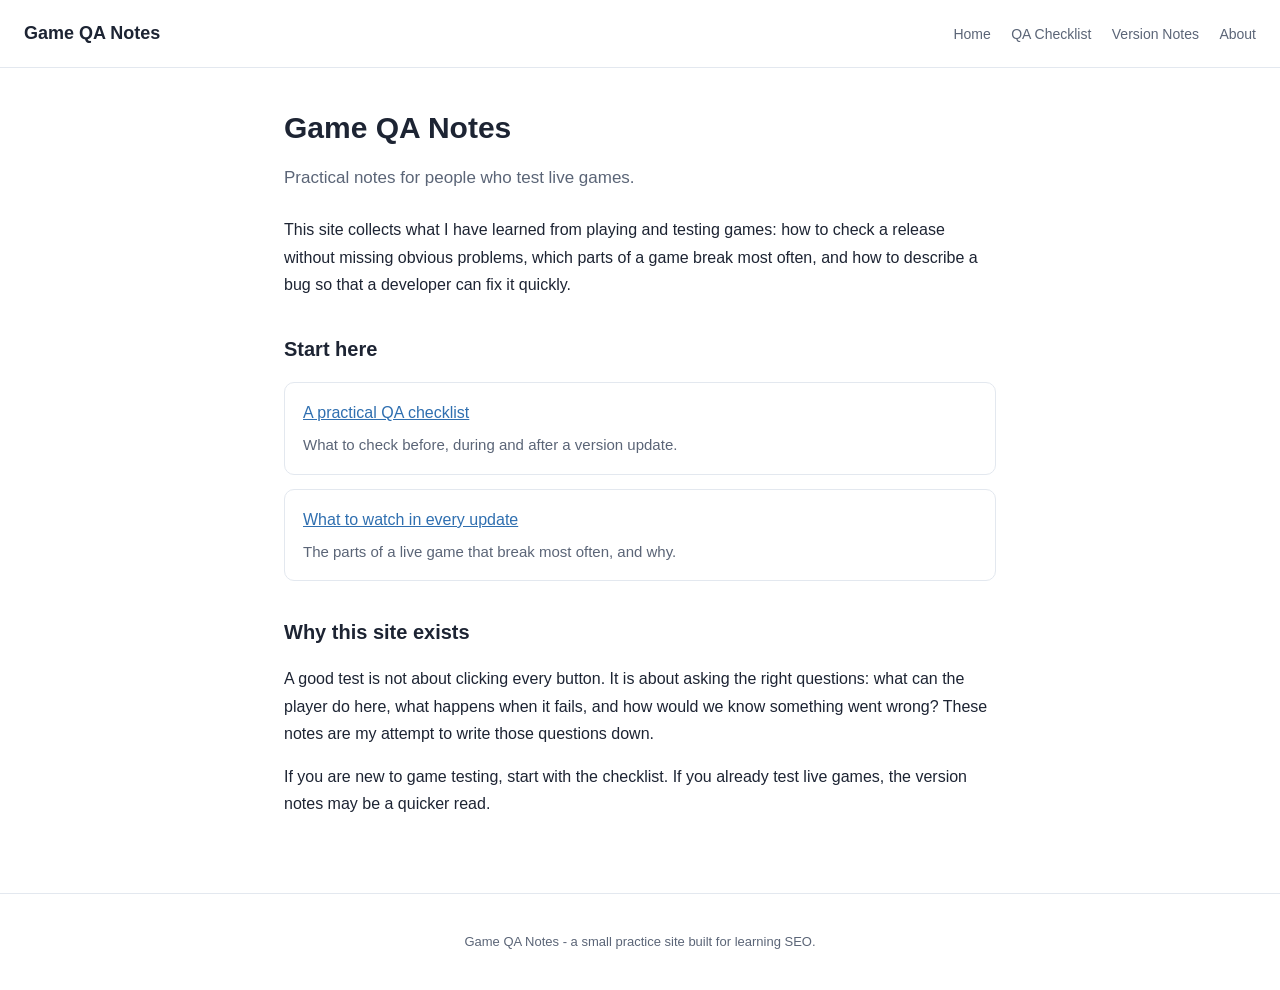
<file: index.html>
<!DOCTYPE html>
<html lang="en">
<head>
<meta charset="utf-8">
<meta name="viewport" content="width=device-width, initial-scale=1">
<title>Game QA Notes - Practical Testing for Live Games</title>
<meta name="description" content="Short, practical notes on testing live games: release checklists, version updates, and how to report bugs clearly.">
<link rel="stylesheet" href="style.css">
</head>
<body>
<header class="site-header">
  <a class="logo" href="index.html">Game QA Notes</a>
  <nav>
    <a href="index.html">Home</a>
    <a href="testing-checklist.html">QA Checklist</a>
    <a href="version-notes.html">Version Notes</a>
    <a href="about.html">About</a>
  </nav>
</header>

<main>
  <h1>Game QA Notes</h1>
  <p class="lead">Practical notes for people who test live games.</p>

  <p>This site collects what I have learned from playing and testing games: how to
  check a release without missing obvious problems, which parts of a game break
  most often, and how to describe a bug so that a developer can fix it quickly.</p>

  <h2>Start here</h2>
  <ul class="cards">
    <li>
      <a href="testing-checklist.html">A practical QA checklist</a>
      <p>What to check before, during and after a version update.</p>
    </li>
    <li>
      <a href="version-notes.html">What to watch in every update</a>
      <p>The parts of a live game that break most often, and why.</p>
    </li>
  </ul>

  <h2>Why this site exists</h2>
  <p>A good test is not about clicking every button. It is about asking the right
  questions: what can the player do here, what happens when it fails, and how
  would we know something went wrong? These notes are my attempt to write those
  questions down.</p>

  <p>If you are new to game testing, start with the checklist. If you already test
  live games, the version notes may be a quicker read.</p>
</main>

<footer class="site-footer">
  <p>Game QA Notes - a small practice site built for learning SEO.</p>
</footer>
</body>
</html>
</file>
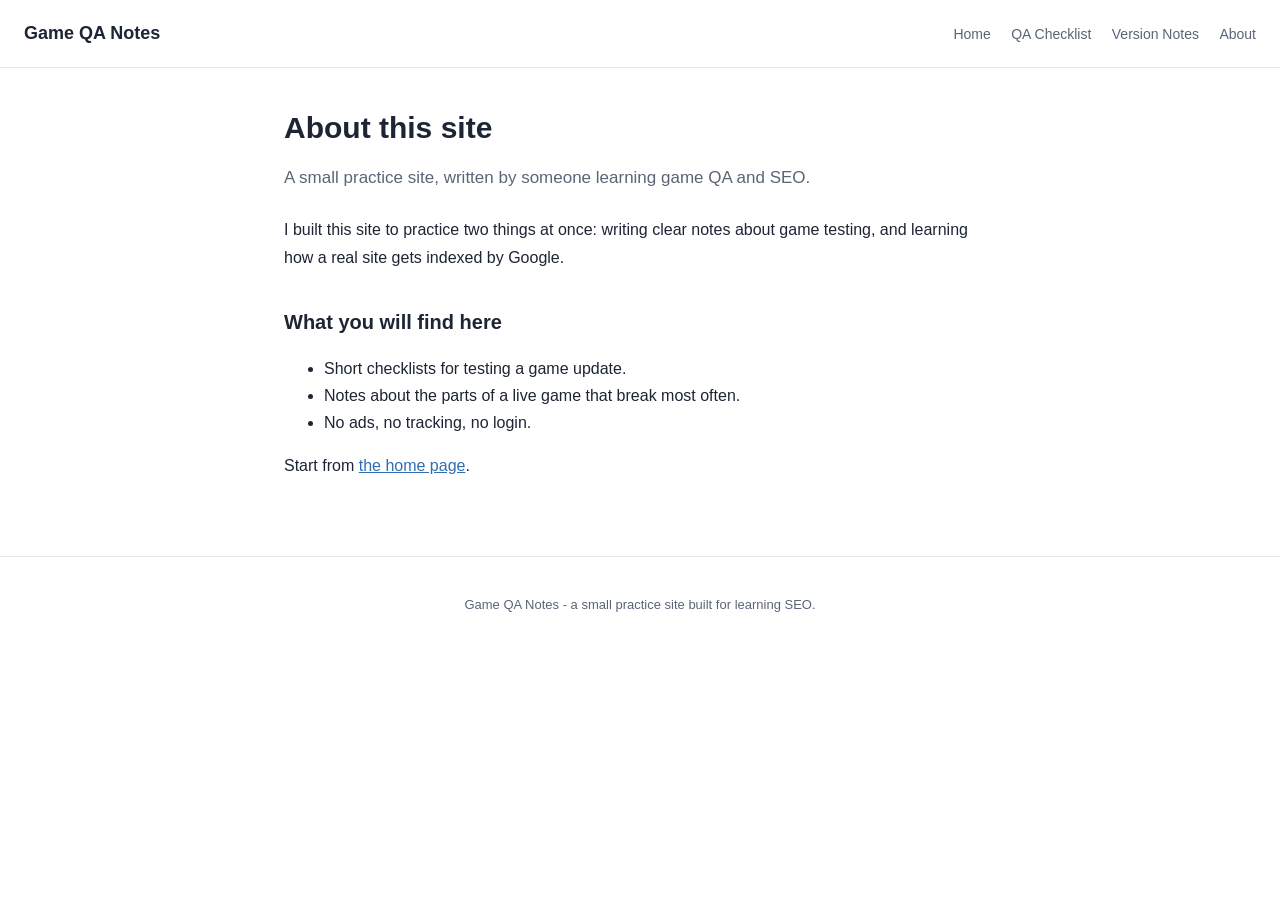
<file: about.html>
<!DOCTYPE html>
<html lang="en">
<head>
<meta charset="utf-8">
<meta name="viewport" content="width=device-width, initial-scale=1">
<title>About Game QA Notes</title>
<meta name="description" content="About this small site: who writes it, what it covers, and why it exists.">
<link rel="stylesheet" href="style.css">
</head>
<body>
<header class="site-header">
  <a class="logo" href="index.html">Game QA Notes</a>
  <nav>
    <a href="index.html">Home</a>
    <a href="testing-checklist.html">QA Checklist</a>
    <a href="version-notes.html">Version Notes</a>
    <a href="about.html">About</a>
  </nav>
</header>

<main>
  <h1>About this site</h1>
  <p class="lead">A small practice site, written by someone learning game QA and SEO.</p>

  <p>I built this site to practice two things at once: writing clear notes about
  game testing, and learning how a real site gets indexed by Google.</p>

  <h2>What you will find here</h2>
  <ul>
    <li>Short checklists for testing a game update.</li>
    <li>Notes about the parts of a live game that break most often.</li>
    <li>No ads, no tracking, no login.</li>
  </ul>

  <p>Start from <a href="index.html">the home page</a>.</p>
</main>

<footer class="site-footer">
  <p>Game QA Notes - a small practice site built for learning SEO.</p>
</footer>
</body>
</html>
</file>
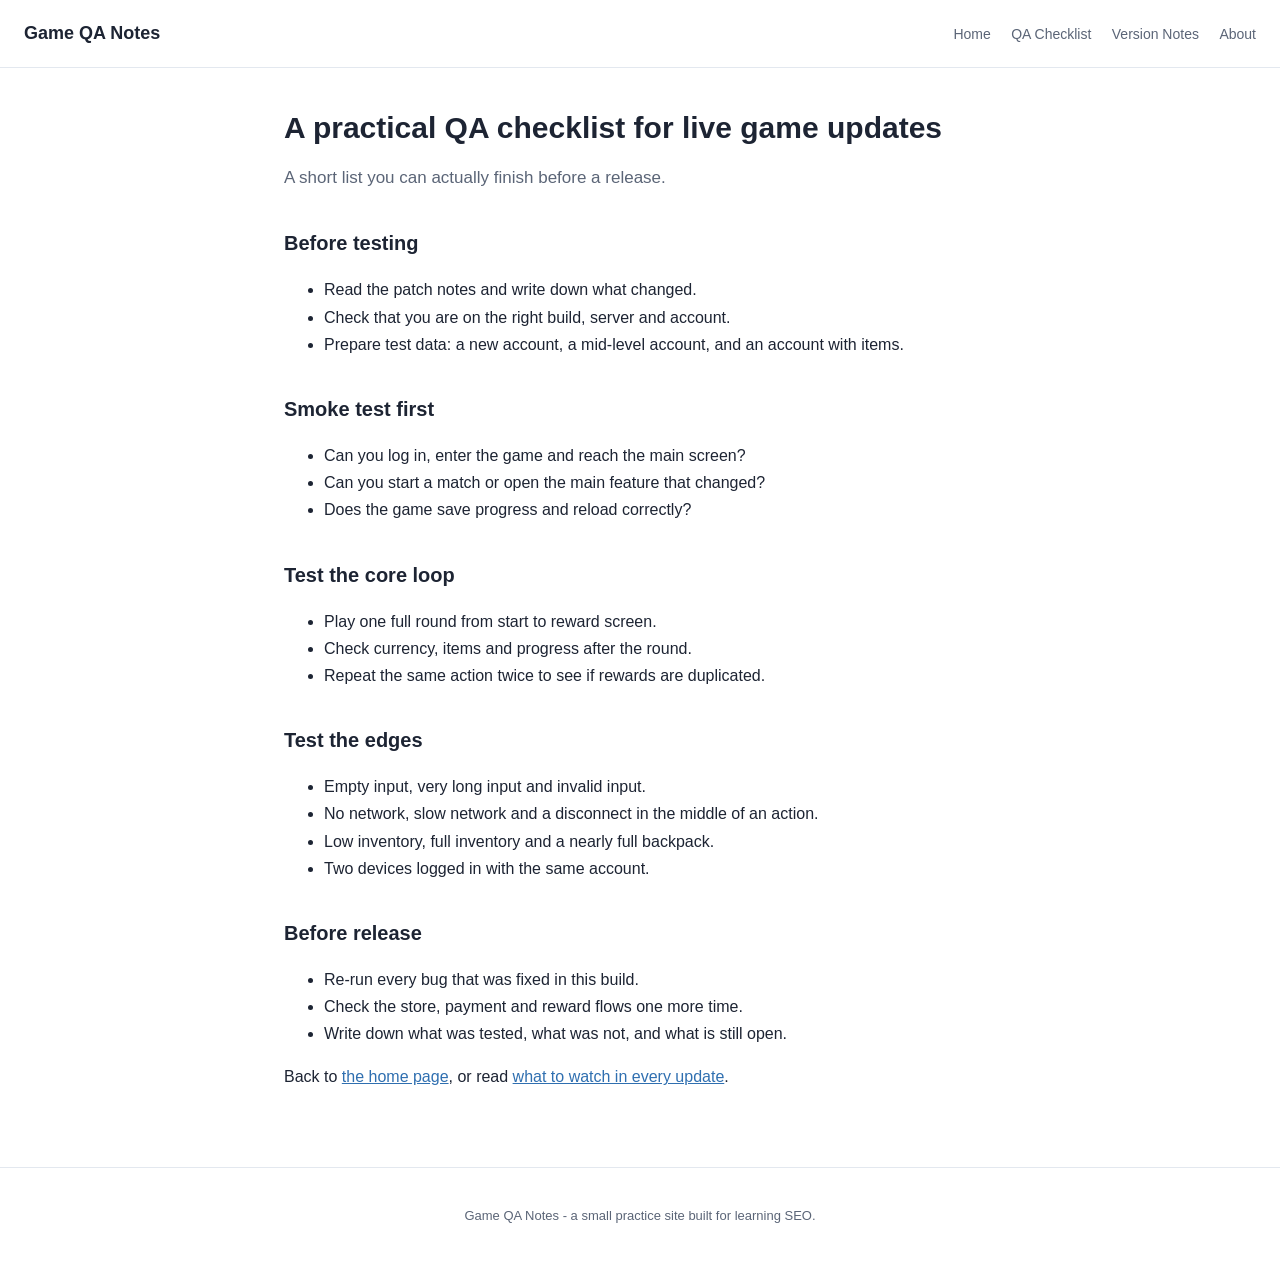
<file: testing-checklist.html>
<!DOCTYPE html>
<html lang="en">
<head>
<meta charset="utf-8">
<meta name="viewport" content="width=device-width, initial-scale=1">
<title>A Practical QA Checklist for Live Game Updates</title>
<meta name="description" content="A short checklist for testing a live game update: smoke tests, core loops, edges, and the final pass before release.">
<link rel="stylesheet" href="style.css">
</head>
<body>
<header class="site-header">
  <a class="logo" href="index.html">Game QA Notes</a>
  <nav>
    <a href="index.html">Home</a>
    <a href="testing-checklist.html">QA Checklist</a>
    <a href="version-notes.html">Version Notes</a>
    <a href="about.html">About</a>
  </nav>
</header>

<main>
  <h1>A practical QA checklist for live game updates</h1>
  <p class="lead">A short list you can actually finish before a release.</p>

  <h2>Before testing</h2>
  <ul>
    <li>Read the patch notes and write down what changed.</li>
    <li>Check that you are on the right build, server and account.</li>
    <li>Prepare test data: a new account, a mid-level account, and an account with items.</li>
  </ul>

  <h2>Smoke test first</h2>
  <ul>
    <li>Can you log in, enter the game and reach the main screen?</li>
    <li>Can you start a match or open the main feature that changed?</li>
    <li>Does the game save progress and reload correctly?</li>
  </ul>

  <h2>Test the core loop</h2>
  <ul>
    <li>Play one full round from start to reward screen.</li>
    <li>Check currency, items and progress after the round.</li>
    <li>Repeat the same action twice to see if rewards are duplicated.</li>
  </ul>

  <h2>Test the edges</h2>
  <ul>
    <li>Empty input, very long input and invalid input.</li>
    <li>No network, slow network and a disconnect in the middle of an action.</li>
    <li>Low inventory, full inventory and a nearly full backpack.</li>
    <li>Two devices logged in with the same account.</li>
  </ul>

  <h2>Before release</h2>
  <ul>
    <li>Re-run every bug that was fixed in this build.</li>
    <li>Check the store, payment and reward flows one more time.</li>
    <li>Write down what was tested, what was not, and what is still open.</li>
  </ul>

  <p>Back to <a href="index.html">the home page</a>, or read
  <a href="version-notes.html">what to watch in every update</a>.</p>
</main>

<footer class="site-footer">
  <p>Game QA Notes - a small practice site built for learning SEO.</p>
</footer>
</body>
</html>
</file>
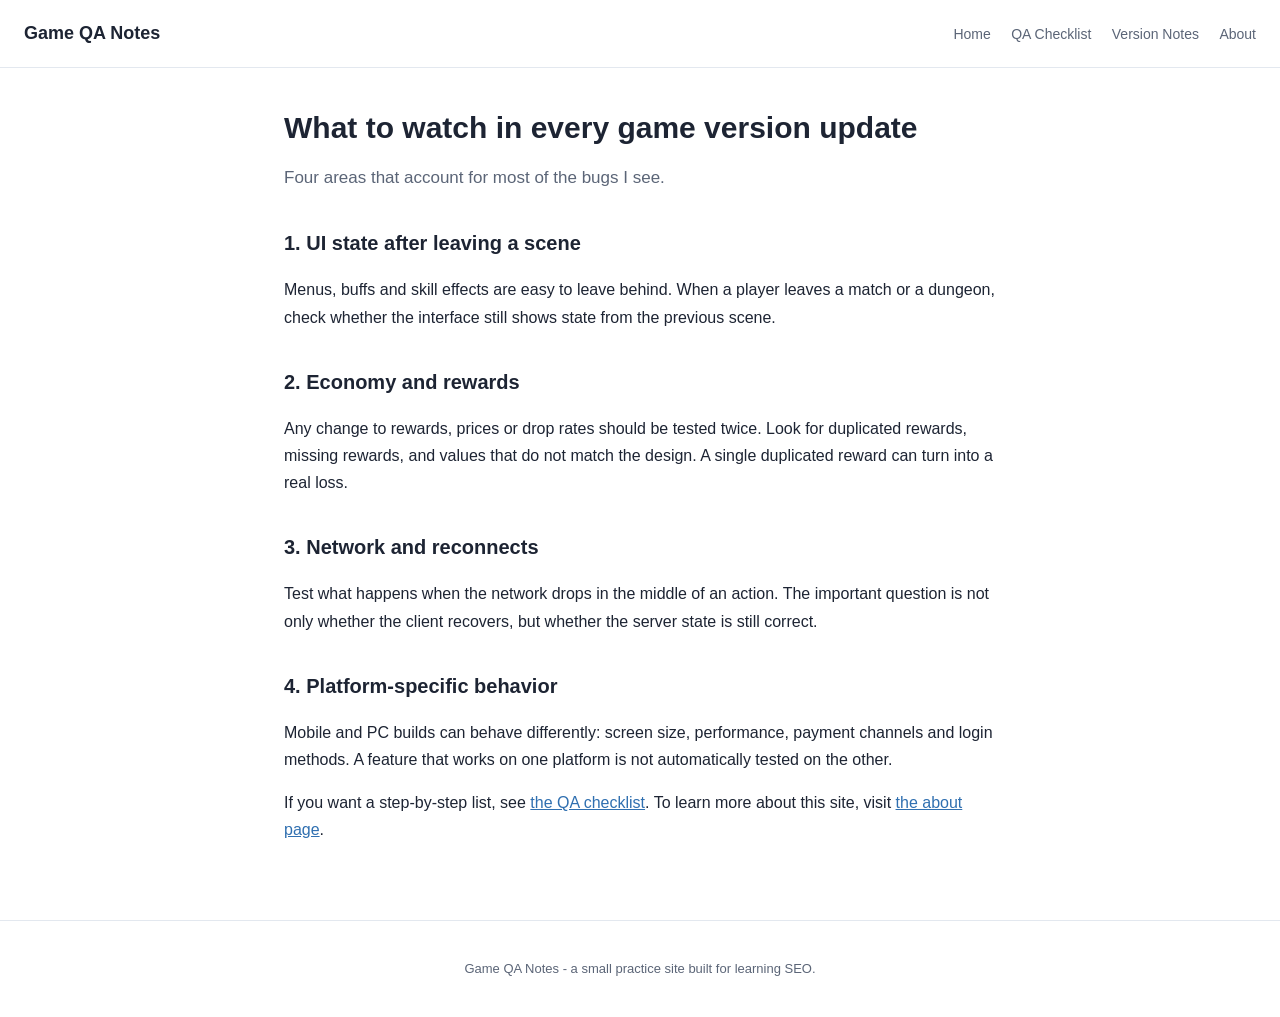
<file: version-notes.html>
<!DOCTYPE html>
<html lang="en">
<head>
<meta charset="utf-8">
<meta name="viewport" content="width=device-width, initial-scale=1">
<title>What to Watch in Every Game Version Update</title>
<meta name="description" content="Four parts of a live game that break most often after an update: UI state, economy, network sync, and platform-specific behavior.">
<link rel="stylesheet" href="style.css">
</head>
<body>
<header class="site-header">
  <a class="logo" href="index.html">Game QA Notes</a>
  <nav>
    <a href="index.html">Home</a>
    <a href="testing-checklist.html">QA Checklist</a>
    <a href="version-notes.html">Version Notes</a>
    <a href="about.html">About</a>
  </nav>
</header>

<main>
  <h1>What to watch in every game version update</h1>
  <p class="lead">Four areas that account for most of the bugs I see.</p>

  <h2>1. UI state after leaving a scene</h2>
  <p>Menus, buffs and skill effects are easy to leave behind. When a player
  leaves a match or a dungeon, check whether the interface still shows state
  from the previous scene.</p>

  <h2>2. Economy and rewards</h2>
  <p>Any change to rewards, prices or drop rates should be tested twice. Look for
  duplicated rewards, missing rewards, and values that do not match the design.
  A single duplicated reward can turn into a real loss.</p>

  <h2>3. Network and reconnects</h2>
  <p>Test what happens when the network drops in the middle of an action. The
  important question is not only whether the client recovers, but whether the
  server state is still correct.</p>

  <h2>4. Platform-specific behavior</h2>
  <p>Mobile and PC builds can behave differently: screen size, performance,
  payment channels and login methods. A feature that works on one platform is
  not automatically tested on the other.</p>

  <p>If you want a step-by-step list, see
  <a href="testing-checklist.html">the QA checklist</a>. To learn more about this
  site, visit <a href="about.html">the about page</a>.</p>
</main>

<footer class="site-footer">
  <p>Game QA Notes - a small practice site built for learning SEO.</p>
</footer>
</body>
</html>
</file>
<file: style.css>
:root {
  --ink: #1d2433;
  --muted: #5b6577;
  --line: #e3e8ef;
  --accent: #2f6fb0;
  --bg: #ffffff;
}

* { box-sizing: border-box; }

body {
  margin: 0;
  font-family: -apple-system, BlinkMacSystemFont, "Segoe UI", "Microsoft YaHei", sans-serif;
  color: var(--ink);
  background: var(--bg);
  line-height: 1.7;
}

.site-header {
  display: flex;
  flex-wrap: wrap;
  align-items: center;
  justify-content: space-between;
  gap: 12px;
  padding: 18px 24px;
  border-bottom: 1px solid var(--line);
}

.logo {
  font-weight: 700;
  font-size: 18px;
  color: var(--ink);
  text-decoration: none;
}

nav a {
  margin-left: 16px;
  color: var(--muted);
  text-decoration: none;
  font-size: 14px;
}

nav a:hover { color: var(--accent); }

main {
  max-width: 760px;
  margin: 0 auto;
  padding: 40px 24px 60px;
}

h1 {
  font-size: 30px;
  line-height: 1.3;
  margin: 0 0 12px;
}

h2 {
  font-size: 20px;
  margin-top: 34px;
  margin-bottom: 8px;
}

.lead {
  font-size: 17px;
  color: var(--muted);
  margin-bottom: 24px;
}

a { color: var(--accent); }

.cards {
  list-style: none;
  padding: 0;
  display: grid;
  gap: 14px;
}

.cards li {
  border: 1px solid var(--line);
  border-radius: 10px;
  padding: 16px 18px;
}

.cards li p {
  margin: 6px 0 0;
  color: var(--muted);
  font-size: 15px;
}

.site-footer {
  border-top: 1px solid var(--line);
  padding: 24px;
  color: var(--muted);
  font-size: 13px;
  text-align: center;
}

@media (max-width: 600px) {
  nav a { margin-left: 0; margin-right: 14px; }
  h1 { font-size: 24px; }
}
</file>
